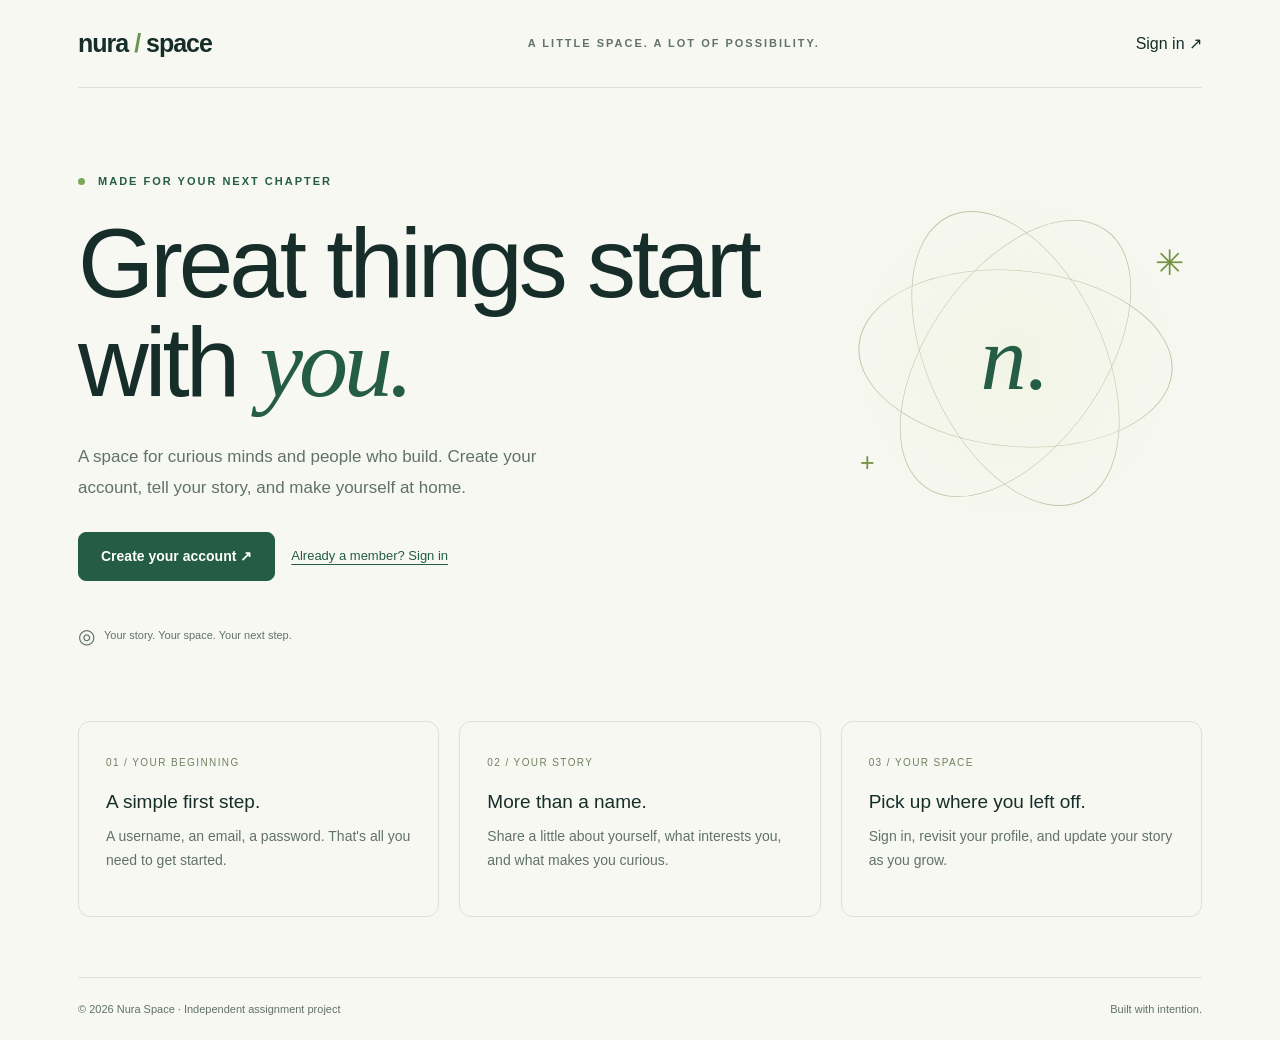
<file: index.html>
<!doctype html>
<html lang="en">
<head>
  <meta charset="utf-8"><meta name="viewport" content="width=device-width, initial-scale=1">
  <meta name="description" content="A thoughtful space to introduce yourself. Create your account and make your profile your own.">
  <title>Nura Space — A place to begin</title>
  <link rel="stylesheet" href="assets/css/bootstrap.min.css"><link rel="stylesheet" href="assets/css/style.css">
</head>
<body>
  <div class="page-wrap">
    <header class="site-nav"><a class="brand" href="index.html" aria-label="Nura Space home">nura<span> / </span>space</a><span class="nav-note">A little space. A lot of possibility.</span><a class="nav-link" href="login.html">Sign in ↗</a></header>
    <main>
      <section class="hero">
        <div class="eyebrow"><span class="live-dot" aria-hidden="true"></span> Made for your next chapter</div>
        <h1>Great things start<br>with <em>you.</em></h1>
        <p>A space for curious minds and people who build. Create your account, tell your story, and make yourself at home.</p>
        <div class="d-flex gap-3 align-items-center flex-wrap"><a href="register.html" class="btn btn-primary">Create your account <span aria-hidden="true">↗</span></a><a href="login.html" class="quiet-link">Already a member? Sign in</a></div>
        <div class="hero-caption"><span aria-hidden="true">◎</span> Your story. Your space. Your next step.</div>
        <div class="orbit-art" aria-hidden="true"><div class="orbit orbit-one"></div><div class="orbit orbit-two"></div><div class="orbit orbit-three"></div><div class="orbit-core">n.</div><span class="orbit-spark spark-one">✳</span><span class="orbit-spark spark-two">+</span></div>
      </section>
      <section class="feature-grid" aria-label="Getting started">
        <article class="feature"><span class="feature-number">01 / YOUR BEGINNING</span><h2>A simple first step.</h2><p>A username, an email, a password. That's all you need to get started.</p></article>
        <article class="feature"><span class="feature-number">02 / YOUR STORY</span><h2>More than a name.</h2><p>Share a little about yourself, what interests you, and what makes you curious.</p></article>
        <article class="feature"><span class="feature-number">03 / YOUR SPACE</span><h2>Pick up where you left off.</h2><p>Sign in, revisit your profile, and update your story as you grow.</p></article>
      </section>
    </main>
    <footer class="footer"><span>© 2026 Nura Space · Independent assignment project</span><span>Built with intention.</span></footer>
  </div>
</body>
</html>
</file>
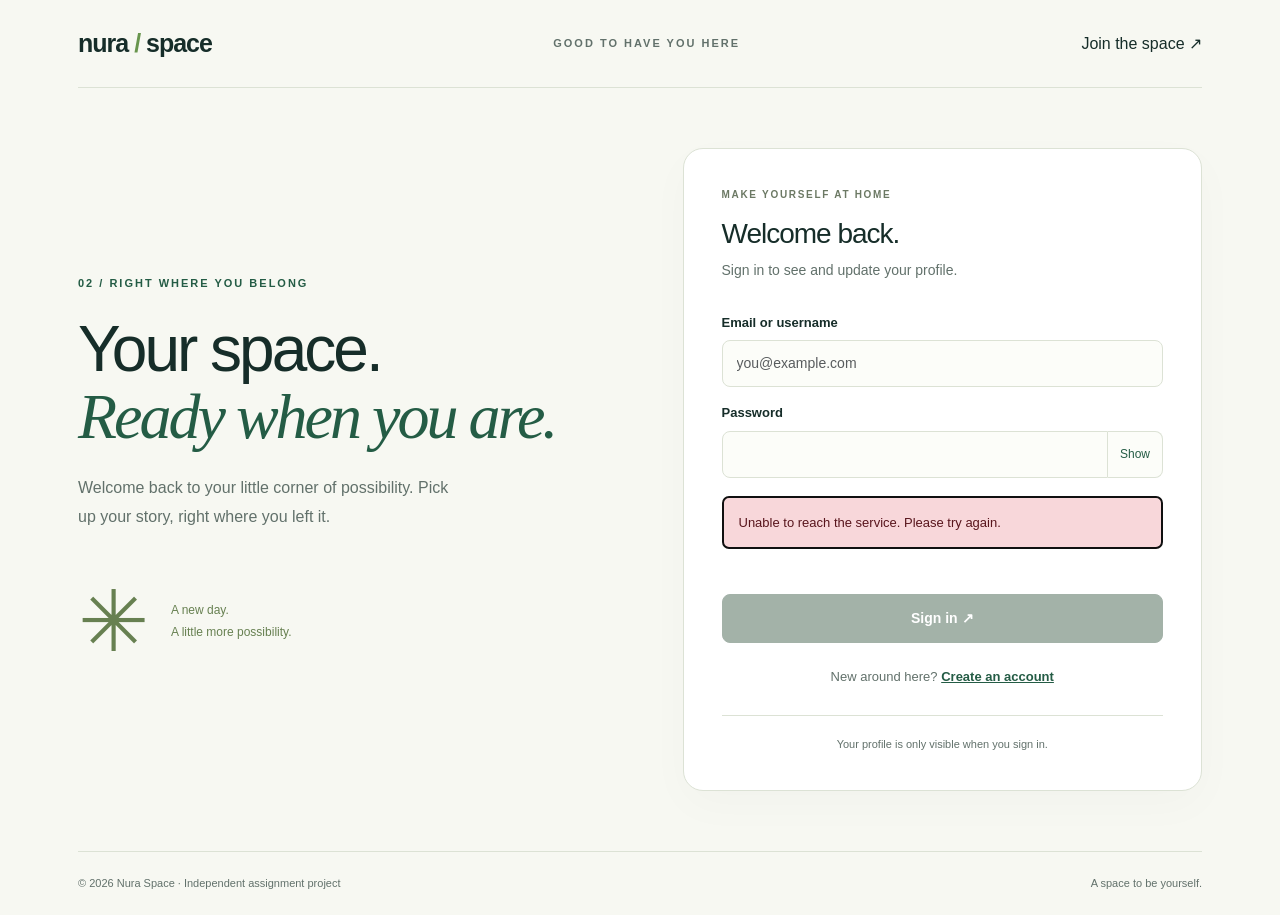
<file: login.html>
<!doctype html>
<html lang="en">
<head>
  <meta charset="utf-8"><meta name="viewport" content="width=device-width, initial-scale=1">
  <meta name="description" content="Sign in to your Nura Space profile."><title>Sign in — Nura Space</title>
  <link rel="stylesheet" href="assets/css/bootstrap.min.css"><link rel="stylesheet" href="assets/css/style.css">
  <script src="assets/js/jquery.min.js" defer></script><script src="assets/js/common.js" defer></script><script src="assets/js/login.js" defer></script>
</head>
<body><div class="page-wrap">
  <header class="site-nav"><a class="brand" href="index.html" aria-label="Nura Space home">nura<span> / </span>space</a><span class="nav-note">Good to have you here</span><a class="nav-link" href="register.html">Join the space ↗</a></header>
  <main class="auth-layout">
    <section class="intro"><div class="eyebrow">02 / Right where you belong</div><h1>Your space.<br><em>Ready when you are.</em></h1><p>Welcome back to your little corner of possibility. Pick up your story, right where you left it.</p><div class="welcome-art" aria-hidden="true"><span class="sun">✳</span><span>A new day.<br>A little more possibility.</span></div></section>
    <section class="form-card" aria-labelledby="form-title"><div class="card-kicker">MAKE YOURSELF AT HOME</div><h2 id="form-title">Welcome back.</h2><p class="subtext">Sign in to see and update your profile.</p>
      <noscript><p class="alert alert-warning">Enable JavaScript to sign in.</p></noscript>
      <form id="login-form" novalidate>
        <label class="form-label" for="identifier">Email or username</label><input class="form-control" id="identifier" name="identifier" autocomplete="username" placeholder="you@example.com" required maxlength="254">
        <label class="form-label" for="password">Password</label><div class="password-wrap"><input class="form-control" id="password" type="password" autocomplete="current-password" required maxlength="72"><button class="password-toggle" type="button" data-target="password" aria-controls="password" aria-pressed="false" aria-label="Show or hide password">Show</button></div>
        <div id="status" class="status" role="status" aria-live="polite" tabindex="-1"></div><button class="btn btn-primary submit-btn" type="submit" disabled>Sign in <span aria-hidden="true">↗</span></button>
      </form><p class="form-bottom">New around here? <a href="register.html">Create an account</a></p><div class="private-note">Your profile is only visible when you sign in.</div>
    </section>
  </main><footer class="footer"><span>© 2026 Nura Space · Independent assignment project</span><span>A space to be yourself.</span></footer>
</div></body>
</html>
</file>
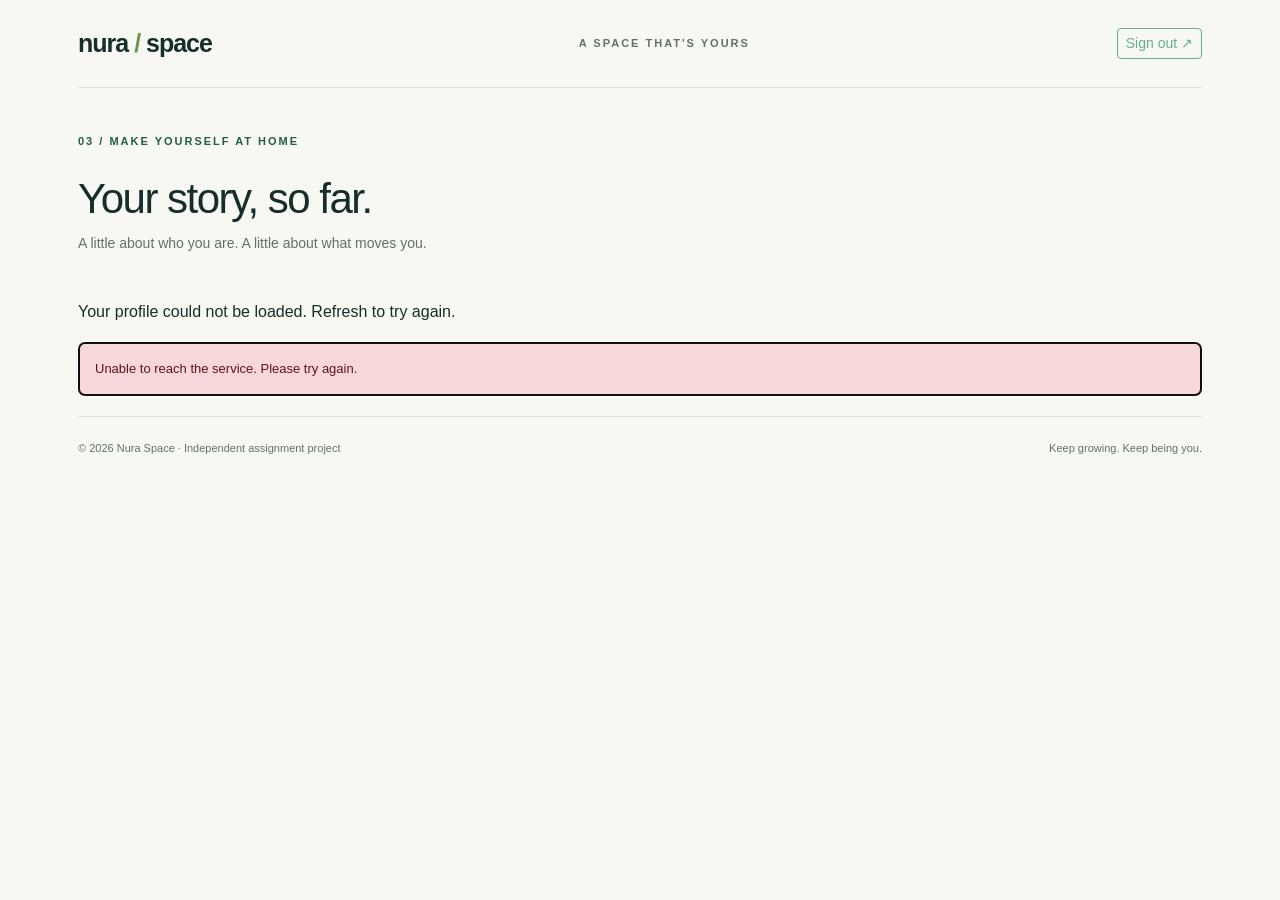
<file: profile.html>
<!doctype html>
<html lang="en">
<head>
  <meta charset="utf-8"><meta name="viewport" content="width=device-width, initial-scale=1"><meta name="robots" content="noindex">
  <title>Your profile — Nura Space</title><link rel="stylesheet" href="assets/css/bootstrap.min.css"><link rel="stylesheet" href="assets/css/style.css">
  <script src="assets/js/jquery.min.js" defer></script><script src="assets/js/common.js" defer></script><script src="assets/js/profile.js" defer></script>
</head>
<body><div class="page-wrap">
  <header class="site-nav"><a class="brand" href="index.html" aria-label="Nura Space home">nura<span> / </span>space</a><span class="nav-note">A space that's yours</span><button id="logout" class="btn btn-sm btn-outline-success" type="button" disabled>Sign out ↗</button></header>
  <main>
    <div class="profile-header"><div class="eyebrow">03 / Make yourself at home</div><h1>Your story, so far.</h1><p class="subtext">A little about who you are. A little about what moves you.</p></div>
    <p id="loading" role="status">Getting your space ready…</p><noscript><p class="alert alert-warning">Enable JavaScript to access your profile.</p></noscript>
    <div id="status" class="status" role="status" aria-live="polite" tabindex="-1"></div>
    <div id="profile-content" class="profile-grid" hidden>
      <aside class="profile-summary" aria-label="Profile summary"><div id="avatar" class="avatar" aria-hidden="true"></div><h2 id="display-name"></h2><p id="display-bio" class="subtext profile-bio"></p><div class="account-detail"><small>USERNAME</small><span id="username"></span></div><div class="account-detail"><small>EMAIL</small><span id="email"></span></div><div class="account-detail"><small>HERE SINCE</small><span id="joined"></span></div><div class="badge-label">◎ Only visible to you</div></aside>
      <section class="form-card" aria-labelledby="profile-title"><div class="card-kicker">THE PERSON BEHIND THE PROFILE</div><h2 id="profile-title">Make it yours.</h2><p class="subtext">Update your details whenever your story changes.</p>
        <form id="profile-form" novalidate>
          <div class="row g-3"><div class="col-sm-8"><label for="name" class="form-label">Your name</label><input id="name" class="form-control" autocomplete="name" placeholder="What should we call you?" required maxlength="100"></div><div class="col-sm-4"><label for="age" class="form-label">Age <span class="optional">(optional)</span></label><input id="age" class="form-control" type="number" min="1" max="120" step="1" placeholder="e.g. 22"></div></div>
          <label for="bio" class="form-label">A little about you <span class="optional">(optional)</span></label><textarea id="bio" class="form-control" rows="4" maxlength="2000" placeholder="What are you building, learning, or dreaming about?" aria-describedby="bio-help"></textarea><div class="form-text" id="bio-help">Up to 2,000 bytes. A sentence or two is a great start.</div>
          <label for="interests" class="form-label">Things you're into <span class="optional">(optional)</span></label><input id="interests" class="form-control" placeholder="Design, robotics, late-night ideas" maxlength="410" aria-describedby="interests-help"><div class="form-text" id="interests-help">Separate interests with commas. Up to 10, each at most 40 bytes.</div>
          <div class="save-row"><span class="subtext">Your story can always change.</span><button class="btn btn-primary" type="submit">Save changes ↗</button></div>
        </form>
      </section>
    </div>
  </main><footer class="footer"><span>© 2026 Nura Space · Independent assignment project</span><span>Keep growing. Keep being you.</span></footer>
</div></body>
</html>
</file>
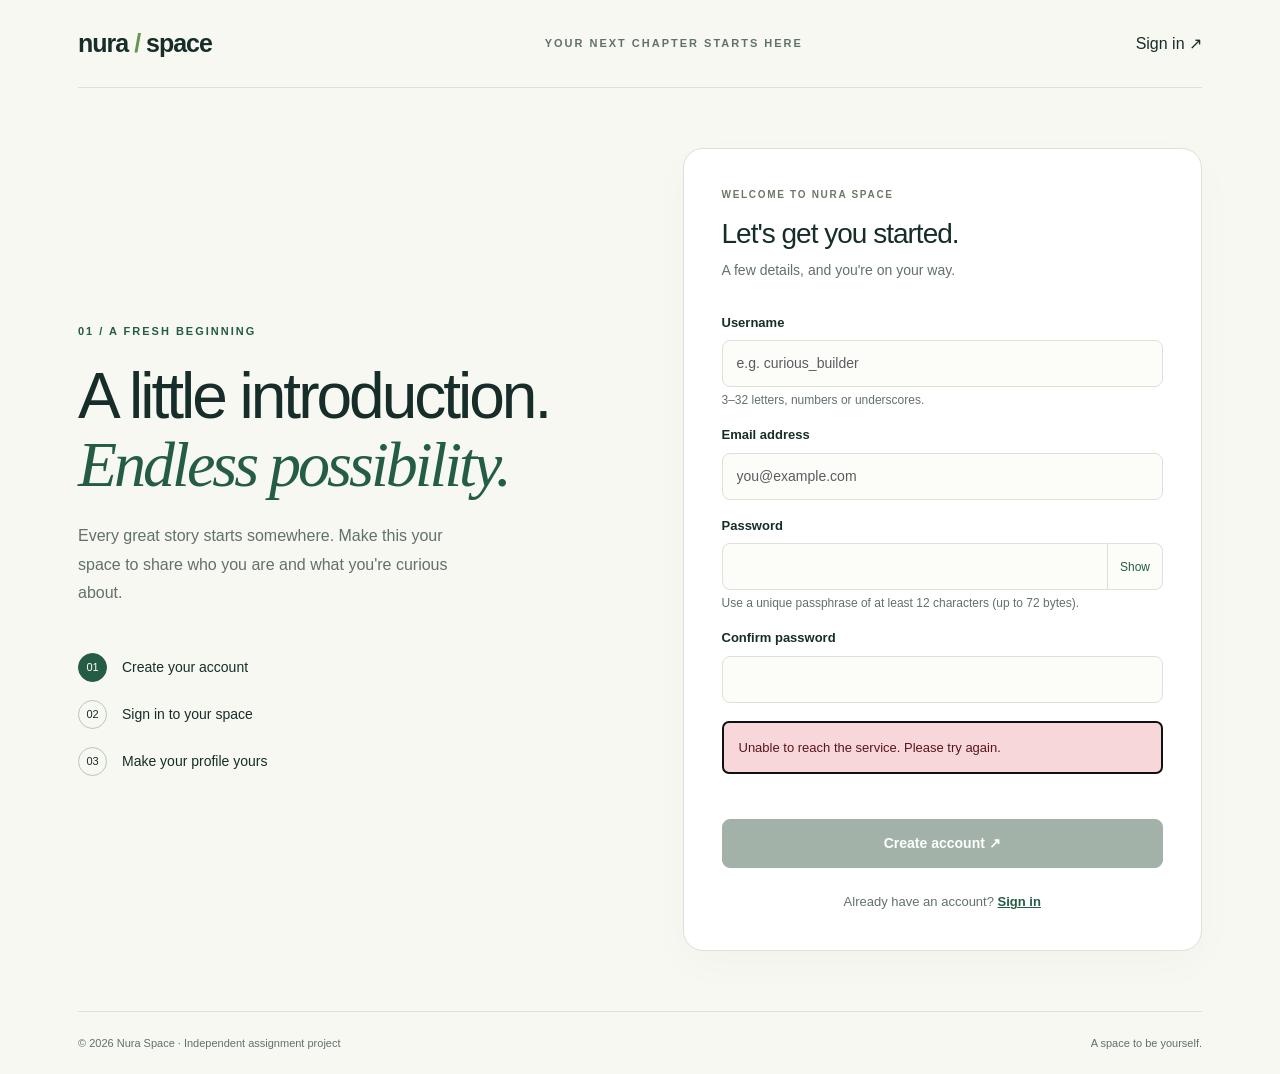
<file: register.html>
<!doctype html>
<html lang="en">
<head>
  <meta charset="utf-8"><meta name="viewport" content="width=device-width, initial-scale=1">
  <meta name="description" content="Create your Nura Space account."><title>Create account — Nura Space</title>
  <link rel="stylesheet" href="assets/css/bootstrap.min.css"><link rel="stylesheet" href="assets/css/style.css">
  <script src="assets/js/jquery.min.js" defer></script><script src="assets/js/common.js" defer></script><script src="assets/js/register.js" defer></script>
</head>
<body><div class="page-wrap">
  <header class="site-nav"><a class="brand" href="index.html" aria-label="Nura Space home">nura<span> / </span>space</a><span class="nav-note">Your next chapter starts here</span><a class="nav-link" href="login.html">Sign in ↗</a></header>
  <main class="auth-layout">
    <section class="intro"><div class="eyebrow">01 / A fresh beginning</div><h1>A little introduction.<br><em>Endless possibility.</em></h1><p>Every great story starts somewhere. Make this your space to share who you are and what you're curious about.</p><div class="step-list" aria-label="Your journey"><div class="step active"><span class="step-number">01</span>Create your account</div><div class="step"><span class="step-number">02</span>Sign in to your space</div><div class="step"><span class="step-number">03</span>Make your profile yours</div></div></section>
    <section class="form-card" aria-labelledby="form-title"><div class="card-kicker">WELCOME TO NURA SPACE</div><h2 id="form-title">Let's get you started.</h2><p class="subtext">A few details, and you're on your way.</p>
      <noscript><p class="alert alert-warning">Enable JavaScript to create your account.</p></noscript>
      <form id="register-form" novalidate>
        <label class="form-label" for="username">Username</label><input class="form-control" id="username" name="username" autocomplete="username" placeholder="e.g. curious_builder" required minlength="3" maxlength="32" pattern="[A-Za-z0-9_]{3,32}" aria-describedby="username-help"><div class="form-text" id="username-help">3–32 letters, numbers or underscores.</div>
        <label class="form-label" for="email">Email address</label><input class="form-control" id="email" name="email" type="email" autocomplete="email" placeholder="you@example.com" required maxlength="254">
        <label class="form-label" for="password">Password</label><div class="password-wrap"><input class="form-control" id="password" type="password" autocomplete="new-password" required minlength="12" maxlength="72" aria-describedby="password-help"><button class="password-toggle" type="button" data-target="password" aria-controls="password" aria-pressed="false" aria-label="Show or hide password">Show</button></div><div class="form-text" id="password-help">Use a unique passphrase of at least 12 characters (up to 72 bytes).</div>
        <label class="form-label" for="confirm-password">Confirm password</label><input class="form-control" id="confirm-password" type="password" autocomplete="new-password" required minlength="12" maxlength="72">
        <div id="status" class="status" role="status" aria-live="polite" tabindex="-1"></div><button class="btn btn-primary submit-btn" type="submit" disabled>Create account <span aria-hidden="true">↗</span></button>
      </form><p class="form-bottom">Already have an account? <a href="login.html">Sign in</a></p>
    </section>
  </main><footer class="footer"><span>© 2026 Nura Space · Independent assignment project</span><span>A space to be yourself.</span></footer>
</div></body>
</html>
</file>
<file: assets/css/style.css>
:root {
  --ink:#162d29;
  --muted:#62716b;
  --paper:#f7f8f2;
  --green:#245c45;
  --lime:#d9edaa;
  --line:#dce2d5;
}

* {
  box-sizing:border-box;
}

body {
  margin:0;
  background:var(--paper);
  color:var(--ink);
  font-family:Inter,Arial,sans-serif;
}

a {
  color:var(--green);
}

.site-nav {
  min-height:88px;
  display:flex;
  align-items:center;
  justify-content:space-between;
  border-bottom:1px solid var(--line);
  gap:20px;
}

.brand {
  font-size:25px;
  font-weight:800;
  text-decoration:none;
  letter-spacing:-1px;
  color:var(--ink);
}

.brand span {
  color:#68954d;
}

.nav-note,.eyebrow {
  font-size:11px;
  letter-spacing:2px;
  text-transform:uppercase;
  font-weight:700;
}

.nav-note {
  color:var(--muted);
}

.page-wrap {
  max-width:1180px;
  margin:auto;
  padding:0 28px;
}

.auth-layout {
  display:grid;
  grid-template-columns:1fr 1fr;
  gap:85px;
  align-items:center;
  min-height:calc(100vh - 155px);
  padding:60px 0;
}

.eyebrow {
  color:var(--green);
  margin-bottom:24px;
}

.intro h1 {
  font-size:clamp(42px,5vw,68px);
  line-height:1.05;
  letter-spacing:-3px;
  font-weight:500;
  max-width:580px;
}

.intro h1 em {
  font-family:Georgia,serif;
  font-weight:400;
  color:var(--green);
}

.intro>p {
  color:var(--muted);
  line-height:1.8;
  max-width:390px;
  margin-top:24px;
}

.step-list {
  margin-top:45px;
  display:grid;
  gap:18px;
}

.step {
  display:flex;
  align-items:center;
  gap:15px;
  font-size:14px;
}

.step-number {
  display:grid;
  place-items:center;
  width:29px;
  height:29px;
  border:1px solid #bac9ae;
  border-radius:50%;
  font-size:11px;
}

.step.active .step-number {
  background:var(--green);
  border-color:var(--green);
  color:white;
}

.form-card {
  background:white;
  border:1px solid var(--line);
  border-radius:20px;
  padding:38px;
  box-shadow:0 14px 45px #16322606;
}

.form-card h2 {
  font-size:28px;
  letter-spacing:-1px;
}

.subtext {
  color:var(--muted);
  font-size:14px;
  line-height:1.6;
}

.form-label {
  font-size:13px;
  font-weight:600;
  margin-top:16px;
}

.form-control {
  border-color:var(--line);
  padding:12px 14px;
  border-radius:8px;
  font-size:14px;
  background:#fcfdf9;
}

.form-control:focus {
  border-color:var(--green);
  box-shadow:0 0 0 3px #245c4515;
}

.form-text {
  font-size:12px;
  color:var(--muted);
}

.btn-primary {
  --bs-btn-bg:var(--green);
  --bs-btn-border-color:var(--green);
  --bs-btn-hover-bg:#173e2d;
  --bs-btn-hover-border-color:#173e2d;
  --bs-btn-disabled-bg:#73897b;
  --bs-btn-disabled-border-color:#73897b;
  padding:13px 22px;
  border-radius:8px;
  font-size:14px;
  font-weight:600;
}

.submit-btn {
  width:100%;
  margin-top:25px;
}

.form-bottom {
  margin:24px 0 0;
  text-align:center;
  font-size:13px;
  color:var(--muted);
}

.form-bottom a {
  font-weight:600;
}

.status:empty {
  display:none;
}

.status {
  margin:18px 0 0;
  font-size:13px;
}

.footer {
  display:flex;
  justify-content:space-between;
  gap:15px;
  flex-wrap:wrap;
  border-top:1px solid var(--line);
  padding:23px 0;
  color:var(--muted);
  font-size:11px;
}

.password-wrap {
  display:flex;
  align-items:stretch;
}

.password-wrap .form-control {
  border-radius:8px 0 0 8px;
}

.password-toggle {
  background:#fcfdf9;
  border:1px solid var(--line);
  border-left:0;
  border-radius:0 8px 8px 0;
  font-size:12px;
  color:var(--green);
  padding:0 12px;
}

.hero {
  padding:85px 0 70px;
  max-width:850px;
}

.hero h1 {
  font-size:clamp(52px,8vw,98px);
  line-height:1.02;
  letter-spacing:-4px;
  font-weight:500;
}

.hero h1 em {
  font-family:Georgia,serif;
  color:var(--green);
}

.hero p {
  max-width:490px;
  color:var(--muted);
  font-size:17px;
  line-height:1.8;
  margin:28px 0;
}

.feature-grid {
  display:grid;
  grid-template-columns:repeat(3,1fr);
  gap:20px;
  margin-bottom:60px;
}

.feature {
  padding:27px;
  border:1px solid var(--line);
  border-radius:12px;
}

.feature h2 {
  font-size:19px;
  margin:18px 0 12px;
}

.feature p {
  font-size:14px;
  line-height:1.7;
  color:var(--muted);
}

.profile-header {
  padding:45px 0 30px;
}

.profile-grid {
  display:grid;
  grid-template-columns:280px 1fr;
  gap:26px;
  margin-bottom:55px;
}

.profile-summary {
  background:#eaf0df;
  border-radius:18px;
  padding:30px;
  height:fit-content;
  overflow-wrap:anywhere;
}

.avatar {
  width:70px;
  height:70px;
  border-radius:50%;
  display:grid;
  place-items:center;
  background:var(--green);
  color:var(--lime);
  font-size:25px;
  margin-bottom:24px;
}

.profile-summary h2 {
  font-size:23px;
}

.badge-label {
  display:inline-block;
  background:white;
  border-radius:5px;
  padding:7px 10px;
  font-size:11px;
  margin-top:25px;
}

.account-detail {
  padding:18px 0;
  border-bottom:1px solid #d5dfc9;
  font-size:13px;
}

.account-detail small {
  display:block;
  color:var(--muted);
  margin-bottom:6px;
}

a:focus-visible,button:focus-visible {
  outline:3px solid #85a44c;
  outline-offset:3px;
}

[hidden] {
  display:none!important;
}

@media(max-width:767px) {
  .page-wrap {
    padding:0 20px;
  }
  .nav-note {
    display:none;
  }
  .site-nav {
    min-height:72px;
  }
  .auth-layout {
    grid-template-columns:1fr;
    gap:30px;
    padding:35px 0;
  }
  .intro h1 {
    font-size:44px;
    letter-spacing:-2px;
  }
  .intro>p {
    margin-top:15px;
  }
  .step-list {
    display:none;
  }
  .form-card {
    padding:25px;
  }
  .hero {
    padding:55px 0;
  }
  .hero h1 {
    letter-spacing:-2px;
  }
  .feature-grid,.profile-grid {
    grid-template-columns:1fr;
  }
  .profile-summary {
    padding:25px;
  }
  .footer {
    font-size:10px;
  }
}

.card-kicker {
  font-size:10px;
  letter-spacing:1.7px;
  color:#6c7964;
  margin-bottom:15px;
  font-weight:700;
}

.live-dot {
  display:inline-block;
  width:7px;
  height:7px;
  background:#79a657;
  border-radius:50%;
  margin-right:8px;
}

.hero {
  position:relative;
  max-width:none;
  isolation:isolate;
}

.hero h1,.hero p,.hero>.d-flex,.hero>.eyebrow,.hero-caption {
  position:relative;
  z-index:1;
}

.quiet-link {
  font-size:13px;
  text-underline-offset:4px;
}

.hero-caption {
  font-size:11px;
  color:var(--muted);
  margin-top:40px;
  display:flex;
  align-items:center;
  gap:9px;
}

.hero-caption span {
  font-size:20px;
}

.feature-number {
  font-size:10px;
  letter-spacing:1.4px;
  color:#718060;
}

.orbit-art {
  position:absolute;
  width:390px;
  height:390px;
  right:-8px;
  top:75px;
  z-index:0;
  display:grid;
  place-items:center;
  background:radial-gradient(circle,#e5edcb55,transparent 70%);
}

.orbit {
  position:absolute;
  border:1px solid #bdc9a7;
  border-radius:50%;
  width:315px;
  height:315px;
}

.orbit-one {
  transform:rotate(-25deg) scaleX(.56);
}

.orbit-two {
  transform:rotate(35deg) scaleX(.56);
}

.orbit-three {
  transform:rotate(95deg) scaleX(.56);
}

.orbit-core {
  font-family:Georgia,serif;
  font-style:italic;
  font-size:92px;
  color:var(--green);
  line-height:1;
}

.orbit-spark {
  position:absolute;
  font-size:35px;
  color:#729342;
}

.spark-one {
  right:26px;
  top:74px;
}

.spark-two {
  left:40px;
  bottom:72px;
  font-size:25px;
}

.welcome-art {
  display:flex;
  gap:22px;
  align-items:center;
  margin-top:48px;
  color:#678051;
  font-size:12px;
  line-height:1.8;
}

.sun {
  font-size:85px;
  line-height:1;
}

.private-note {
  text-align:center;
  margin-top:28px;
  border-top:1px solid var(--line);
  padding-top:20px;
  font-size:11px;
  color:var(--muted);
}

.optional {
  font-weight:400;
  font-size:11px;
  color:var(--muted);
}

.save-row {
  display:flex;
  align-items:center;
  justify-content:space-between;
  gap:20px;
  margin-top:35px;
  padding-top:25px;
  border-top:1px solid var(--line);
}

.save-row .subtext {
  font-size:12px;
}

.profile-bio {
  white-space:pre-wrap;
}

.profile-header h1 {
  font-size:42px;
  letter-spacing:-1.5px;
  font-weight:500;
}

#status:not(:empty) {
  margin-bottom:20px;
}

@media(max-width:1000px) {
  .orbit-art {
    width:280px;
    height:280px;
    right:0;
    top:120px;
    opacity:.5;
  }
  .orbit {
    width:235px;
    height:235px;
  }
  .hero h1 {
    max-width:650px;
  }
  .auth-layout {
    gap:35px;
  }
}

@media(max-width:767px) {
  .orbit-art {
    display:none;
  }
  .welcome-art {
    display:none;
  }
  .save-row {
    align-items:stretch;
    flex-direction:column;
    gap:12px;
  }
  .profile-header h1 {
    font-size:34px;
  }
}
</file>
